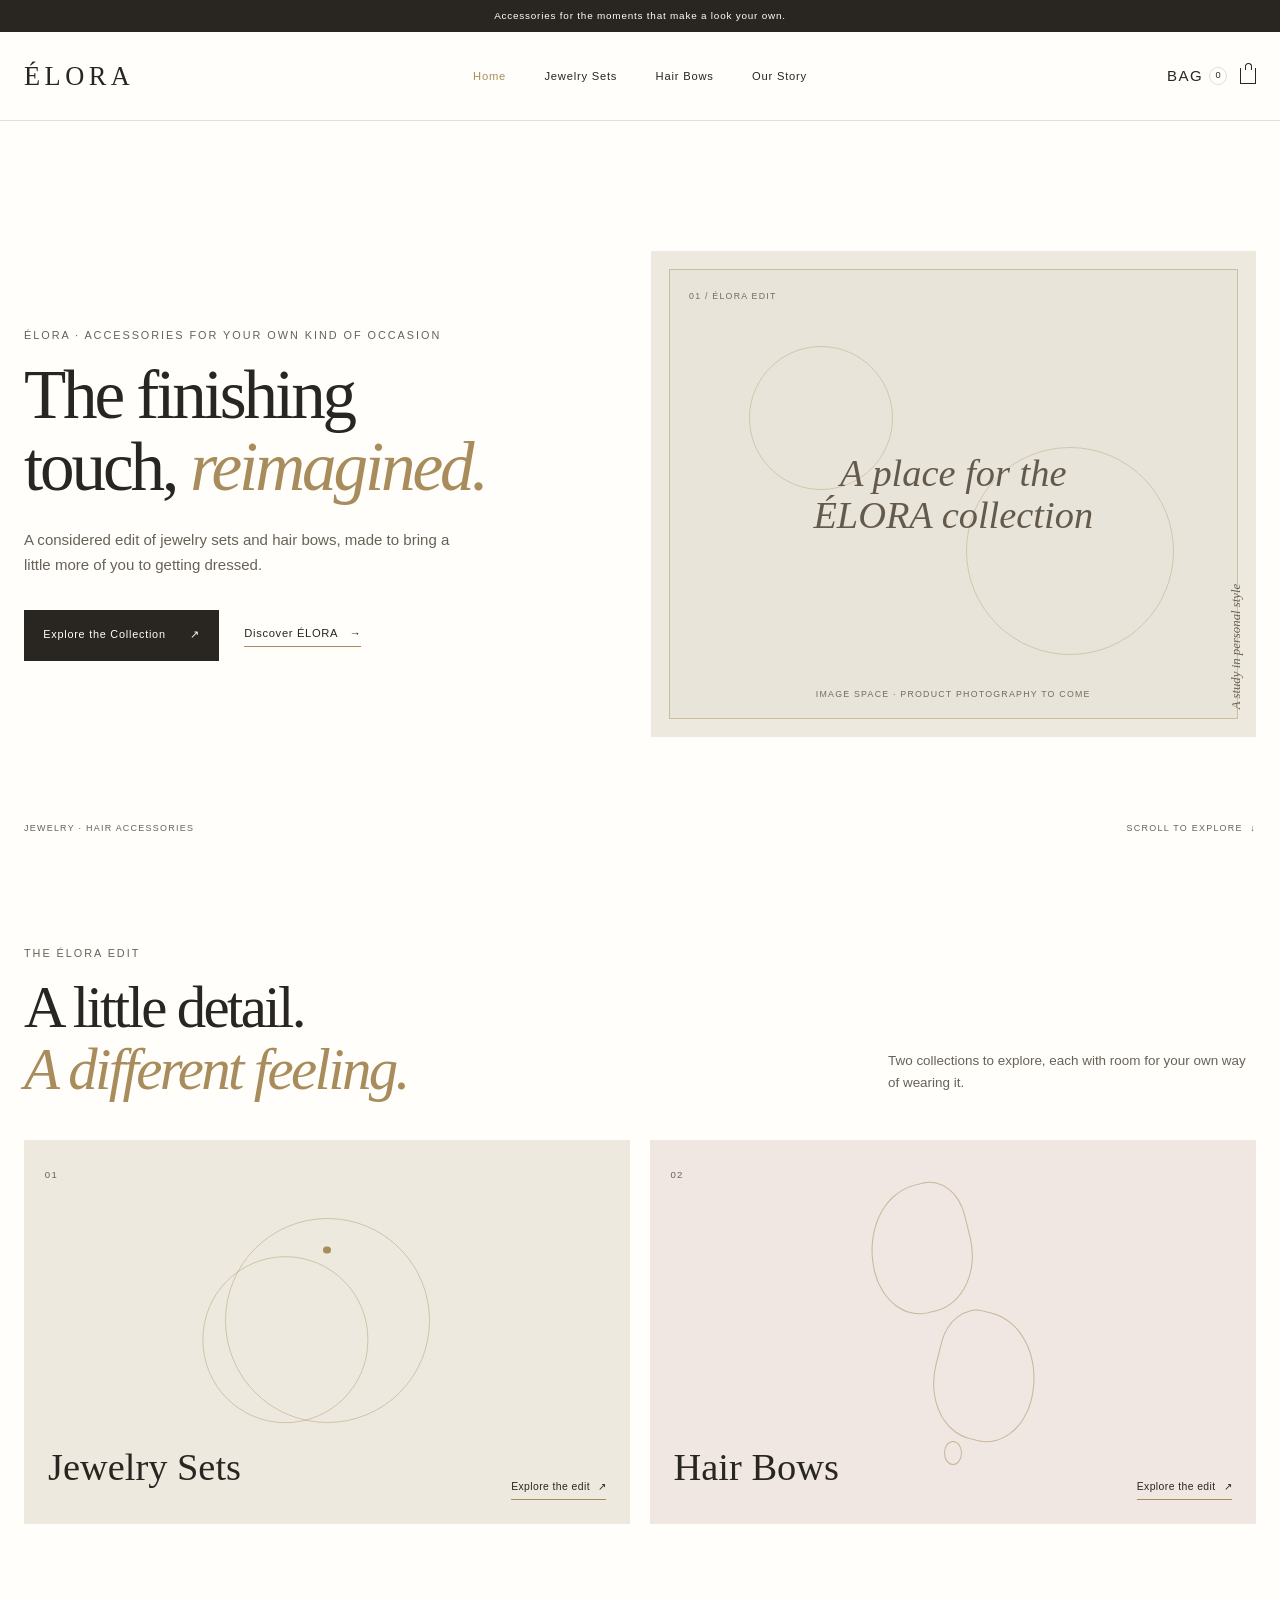
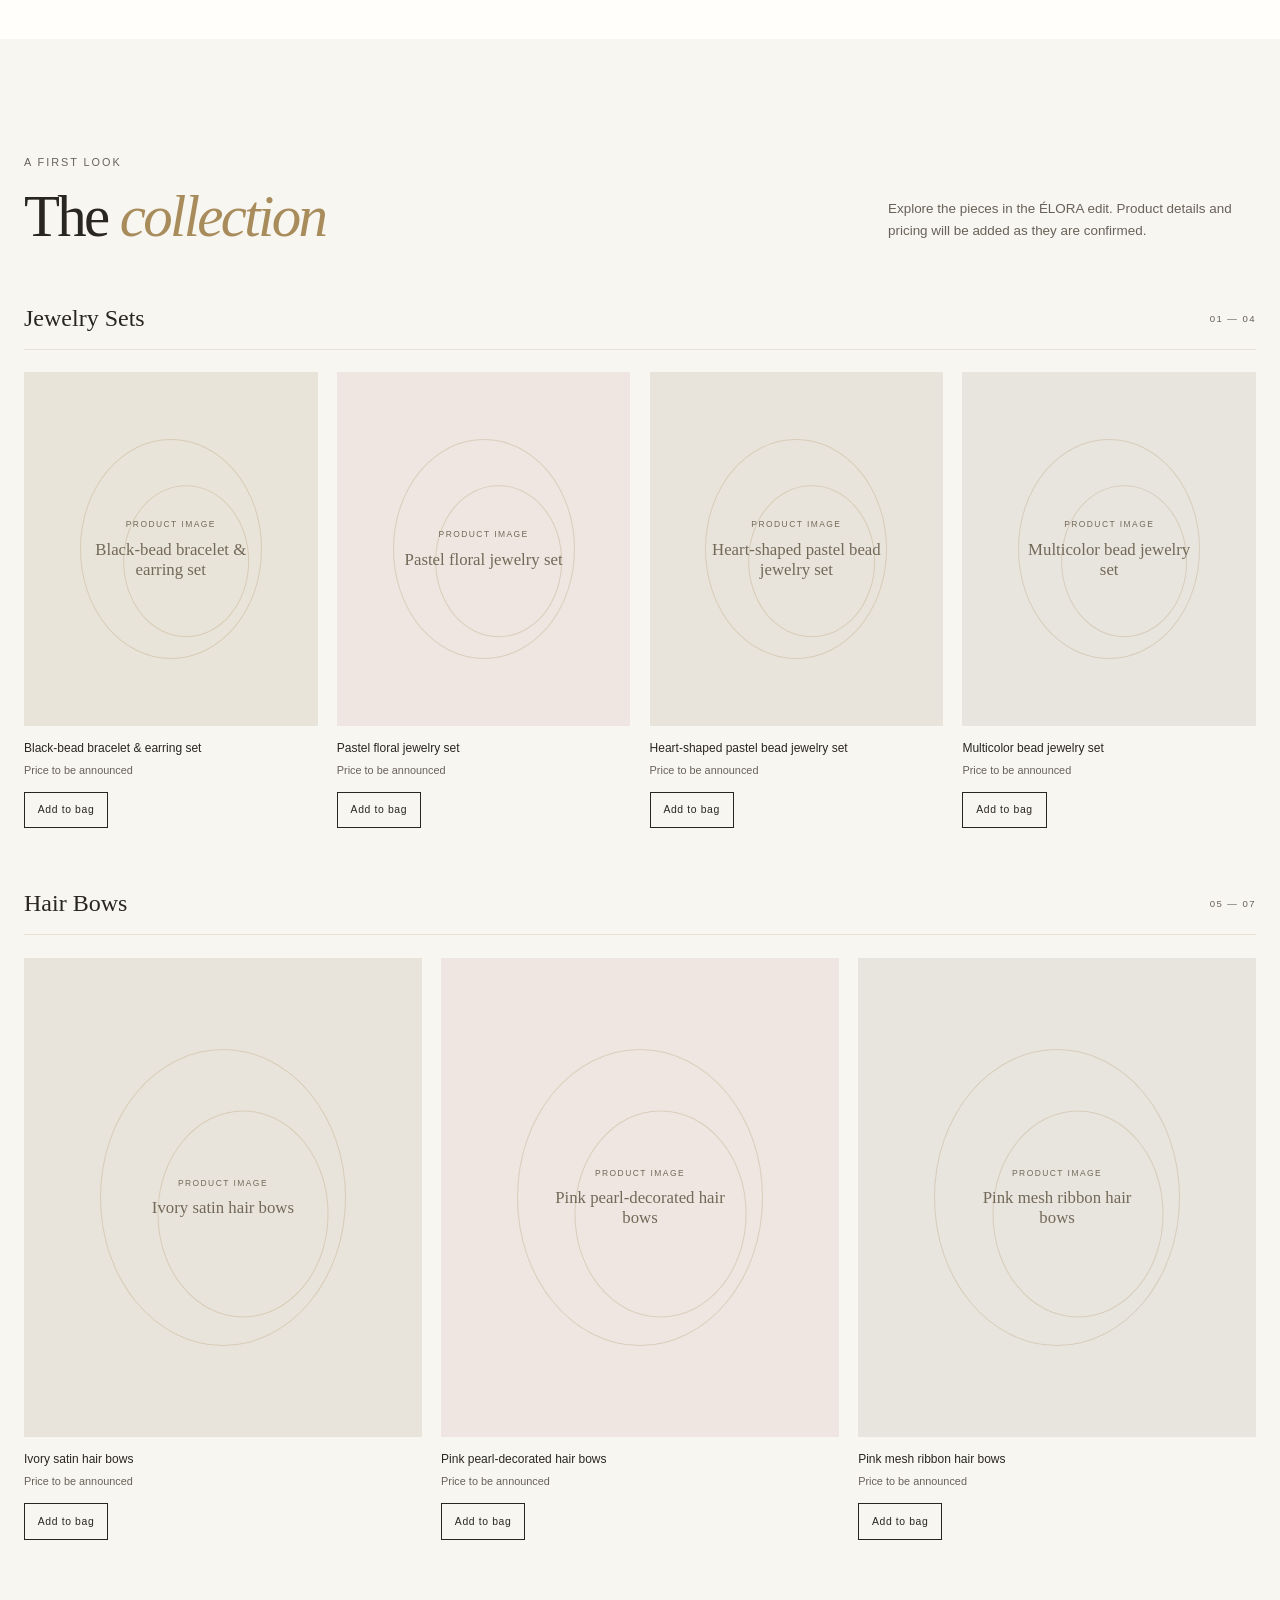
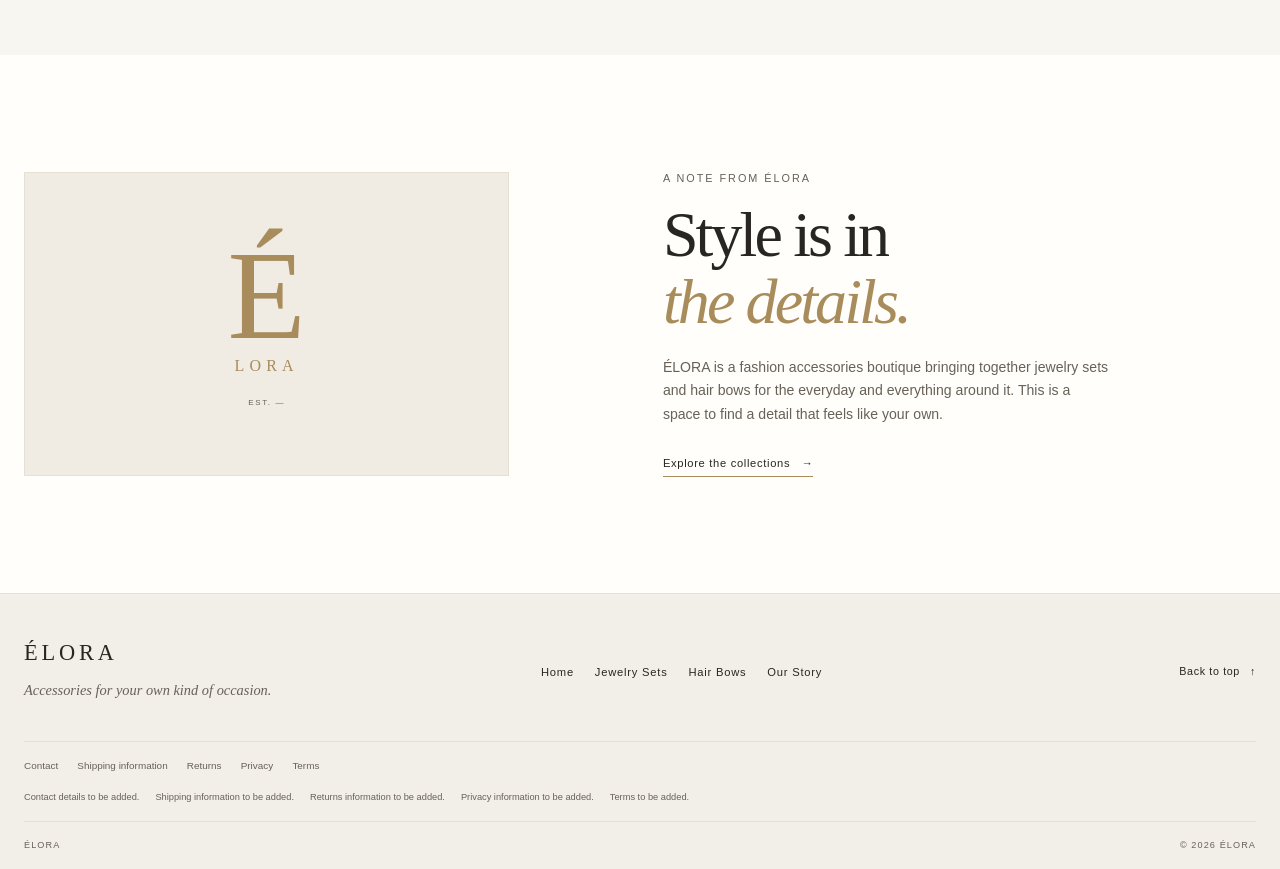
<file: index.html>
﻿<!doctype html>
<html lang="en">
<head>
  <meta charset="utf-8">
  <meta name="viewport" content="width=device-width, initial-scale=1">
  <meta name="description" content="Explore jewelry sets and hair bows from ÉLORA, a fashion accessories boutique.">
  <meta name="theme-color" content="#f8f6f1">
  <title>ÉLORA — Fashion Accessories</title>
  <link rel="stylesheet" href="styles.css">
  <script src="script.js" defer></script>
</head>
<body>
  <a class="skip-link" href="#main-content">Skip to content</a>
  <div class="announcement" aria-label="ÉLORA brand message">
    <p>Accessories for the moments that make a look your own.</p>
  </div>

  <header class="site-header" id="home">
    <div class="header-inner">
      <button class="menu-toggle" type="button" aria-expanded="false" aria-controls="primary-navigation" aria-label="Open navigation menu">
        <span class="menu-toggle__line"></span><span class="menu-toggle__line"></span>
      </button>
      <a class="wordmark" href="#home" aria-label="ÉLORA home">ÉLORA</a>
      <nav class="primary-navigation" id="primary-navigation" aria-label="Main navigation">
        <a href="#home" aria-current="page">Home</a>
        <a href="#jewelry-sets">Jewelry Sets</a>
        <a href="#hair-bows">Hair Bows</a>
        <a href="#story">Our Story</a>
      </nav>
      <button class="bag-link bag-trigger" type="button" aria-label="Open shopping bag, 0 items" aria-controls="bag-drawer">
        <span class="bag-link__label">Bag <span class="bag-count" data-bag-count>0</span></span><span class="bag-link__icon" aria-hidden="true"></span>
      </button>
    </div>
  </header>

  <main id="main-content">
    <section class="hero section-shell" aria-labelledby="hero-title">
      <div class="hero-copy">
        <p class="eyebrow">ÉLORA · Accessories for your own kind of occasion</p>
        <h1 id="hero-title">The finishing<br>touch, <em>reimagined.</em></h1>
        <p class="hero-description">A considered edit of jewelry sets and hair bows, made to bring a little more of you to getting dressed.</p>
        <div class="hero-actions">
          <a class="button button--dark" href="#featured">Explore the Collection <span aria-hidden="true">↗</span></a>
          <a class="text-link" href="#story">Discover ÉLORA <span aria-hidden="true">→</span></a>
        </div>
      </div>
      <div class="hero-art" role="img" aria-label="Editorial image space reserved for ÉLORA product photography">
        <div class="hero-art__frame">
          <span class="hero-art__index">01 / ÉLORA EDIT</span>
          <span class="hero-art__ornament hero-art__ornament--one" aria-hidden="true"></span>
          <span class="hero-art__ornament hero-art__ornament--two" aria-hidden="true"></span>
          <p class="hero-art__note">A place for the<br>ÉLORA collection</p>
          <span class="hero-art__caption">IMAGE SPACE · PRODUCT PHOTOGRAPHY TO COME</span>
        </div>
        <span class="hero-art__side-note" aria-hidden="true">A study in personal style</span>
      </div>
      <div class="hero-foot"><span>JEWELRY · HAIR ACCESSORIES</span><span>SCROLL TO EXPLORE&nbsp; ↓</span></div>
    </section>

    <section class="collections section-shell section-space" aria-labelledby="collections-title">
      <div class="section-heading">
        <div><p class="eyebrow">The ÉLORA edit</p><h2 id="collections-title">A little detail.<br><em>A different feeling.</em></h2></div>
        <p class="section-intro">Two collections to explore, each with room for your own way of wearing it.</p>
      </div>
      <div class="collection-grid">
        <a class="collection-tile collection-tile--jewelry" href="#jewelry-sets">
          <span class="collection-tile__number">01</span>
          <span class="collection-art collection-art--jewelry" aria-hidden="true"><span></span><span></span><span></span></span>
          <span class="collection-tile__copy"><span class="collection-tile__title">Jewelry Sets</span><span class="collection-tile__meta">Explore the edit <span aria-hidden="true">↗</span></span></span>
        </a>
        <a class="collection-tile collection-tile--bows" href="#hair-bows">
          <span class="collection-tile__number">02</span>
          <span class="collection-art collection-art--bows" aria-hidden="true"><span></span><span></span><span></span></span>
          <span class="collection-tile__copy"><span class="collection-tile__title">Hair Bows</span><span class="collection-tile__meta">Explore the edit <span aria-hidden="true">↗</span></span></span>
        </a>
      </div>
    </section>

    <section class="featured section-space" id="featured" aria-labelledby="featured-title">
      <div class="section-shell">
        <div class="section-heading section-heading--featured">
          <div><p class="eyebrow">A first look</p><h2 id="featured-title">The <em>collection</em></h2></div>
          <p class="section-intro">Explore the pieces in the ÉLORA edit. Product details and pricing will be added as they are confirmed.</p>
        </div>
        <div class="product-group" id="jewelry-sets">
          <div class="group-heading"><h3>Jewelry Sets</h3><span>01 — 04</span></div>
          <div class="product-grid product-grid--four" data-product-grid="jewelry">
          </div>
        </div>
        <div class="product-group product-group--bows" id="hair-bows">
          <div class="group-heading"><h3>Hair Bows</h3><span>05 — 07</span></div>
          <div class="product-grid product-grid--three" data-product-grid="hair-bows">
          </div>
        </div>
      </div>
    </section>

    <section class="story section-shell section-space" id="story" aria-labelledby="story-title">
      <div class="story-mark" aria-hidden="true"><span>É</span><span>LORA</span><span>EST. —</span></div>
      <div class="story-copy"><p class="eyebrow">A note from ÉLORA</p><h2 id="story-title">Style is in<br><em>the details.</em></h2><p>ÉLORA is a fashion accessories boutique bringing together jewelry sets and hair bows for the everyday and everything around it. This is a space to find a detail that feels like your own.</p><a class="text-link" href="#collections-title">Explore the collections <span aria-hidden="true">→</span></a></div>
    </section>
  </main>

  <footer class="site-footer">
    <div class="footer-main section-shell">
      <div class="footer-brand"><a class="wordmark wordmark--footer" href="#home">ÉLORA</a><p>Accessories for your own kind of occasion.</p></div>
      <nav class="footer-nav" aria-label="Footer navigation"><a href="#home">Home</a><a href="#jewelry-sets">Jewelry Sets</a><a href="#hair-bows">Hair Bows</a><a href="#story">Our Story</a></nav>
      <a class="footer-back" href="#home">Back to top <span aria-hidden="true">↑</span></a>
    </div>
    <div class="footer-details section-shell" aria-label="Information pages to be added">
      <a href="#footer-contact">Contact</a><a href="#footer-shipping">Shipping information</a><a href="#footer-returns">Returns</a><a href="#footer-privacy">Privacy</a><a href="#footer-terms">Terms</a>
    </div>
    <div class="footer-placeholders section-shell">
      <p id="footer-contact">Contact details to be added.</p><p id="footer-shipping">Shipping information to be added.</p><p id="footer-returns">Returns information to be added.</p><p id="footer-privacy">Privacy information to be added.</p><p id="footer-terms">Terms to be added.</p>
    </div>
    <div class="footer-bottom section-shell"><span>ÉLORA</span><span>© <span id="current-year">2026</span> ÉLORA</span></div>
  </footer>
  <div class="bag-backdrop" data-close-bag hidden></div>
  <aside class="bag-drawer" id="bag-drawer" role="dialog" aria-modal="true" aria-labelledby="bag-title" aria-describedby="bag-description" tabindex="-1" hidden>
    <div class="bag-drawer__header"><div><p class="eyebrow">ÉLORA selection</p><h2 id="bag-title">Your bag</h2></div><button class="bag-close" type="button" data-close-bag aria-label="Close shopping bag">×</button></div>
    <p class="bag-drawer__intro" id="bag-description">Keep the pieces you love together. Pricing will be confirmed before ordering.</p>
    <p class="bag-status" data-bag-status aria-live="polite" role="status"></p>
    <div class="bag-items" data-bag-items></div>
    <div class="bag-drawer__footer"><div class="bag-subtotal"><span>Subtotal</span><strong data-bag-subtotal>Pricing pending</strong></div><p class="bag-pricing-note" data-pricing-note>Prices have not been confirmed. No total is shown.</p><button class="button button--dark bag-order" type="button" data-whatsapp-order disabled>WhatsApp ordering unavailable</button><p class="bag-order-note" data-order-note>Ordering will be available after a business WhatsApp number and confirmed prices are configured.</p></div>
  </aside>
</body>
</html>
</file>
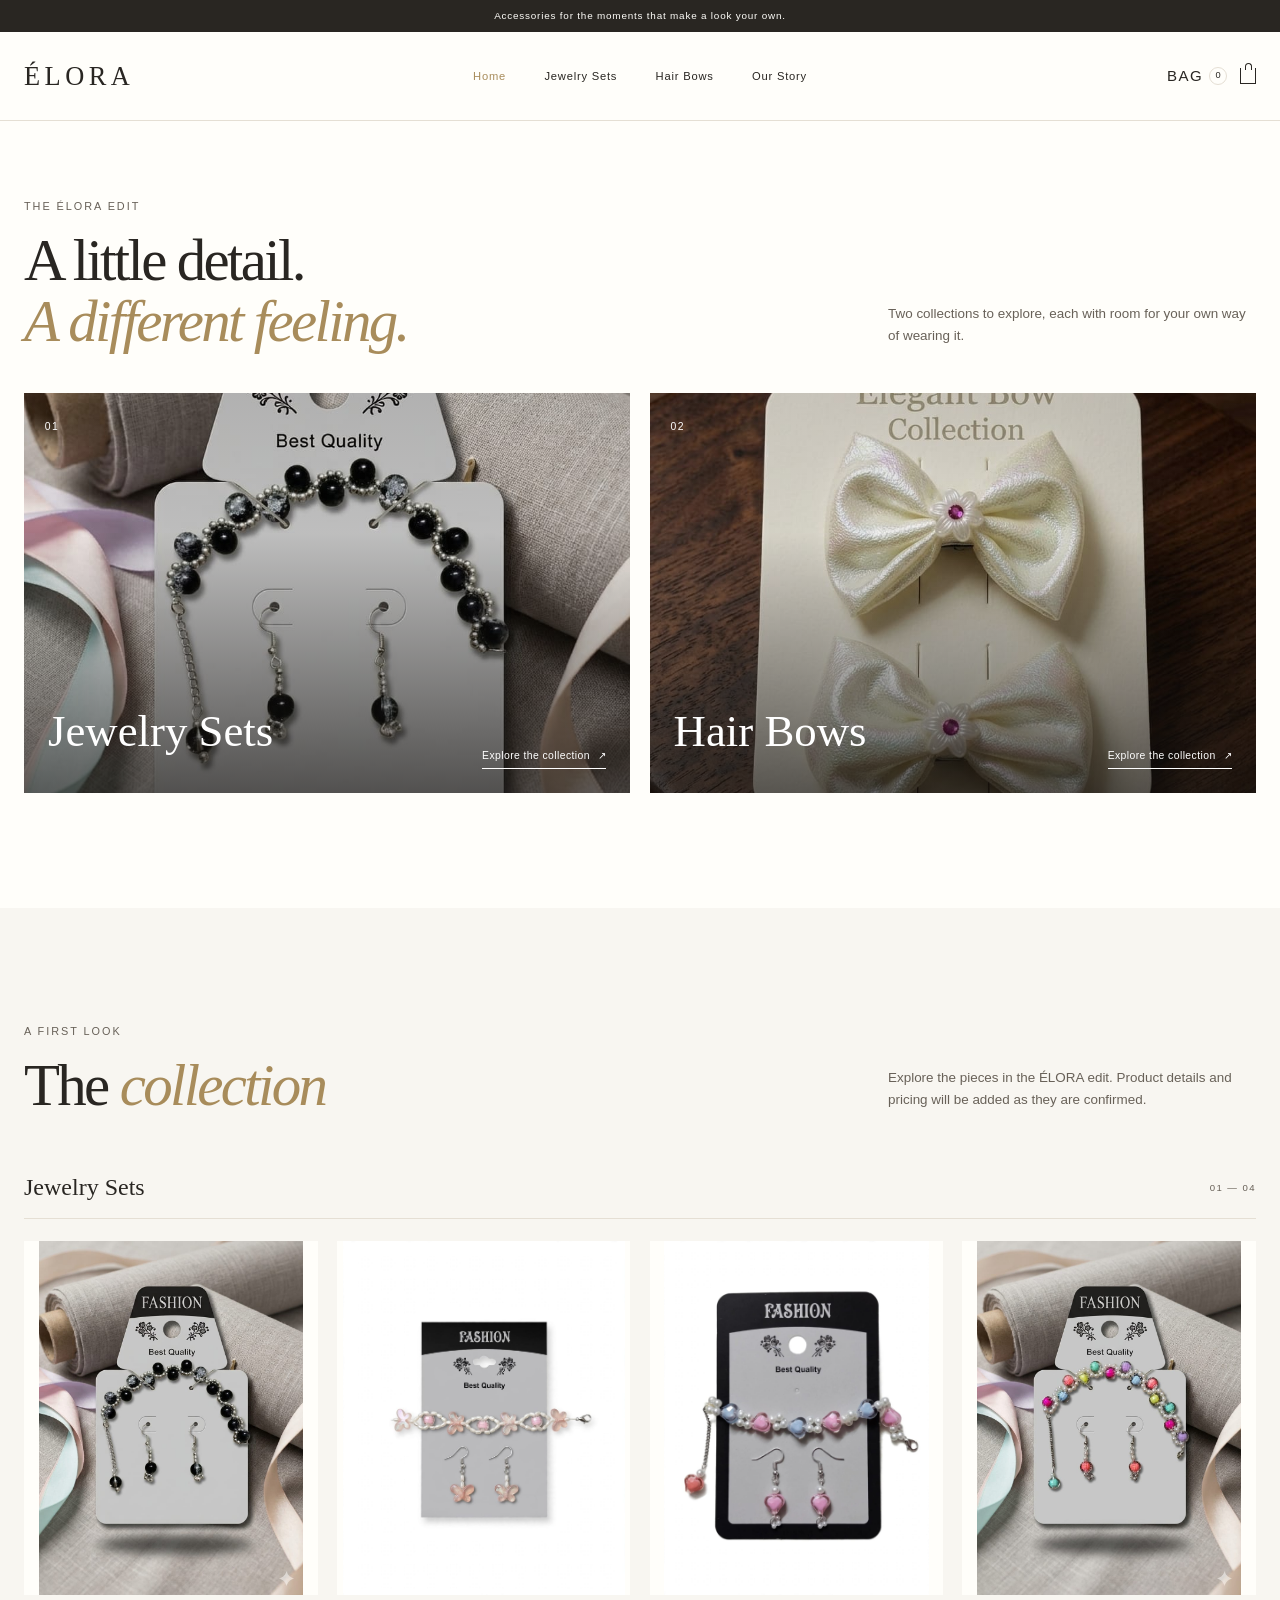
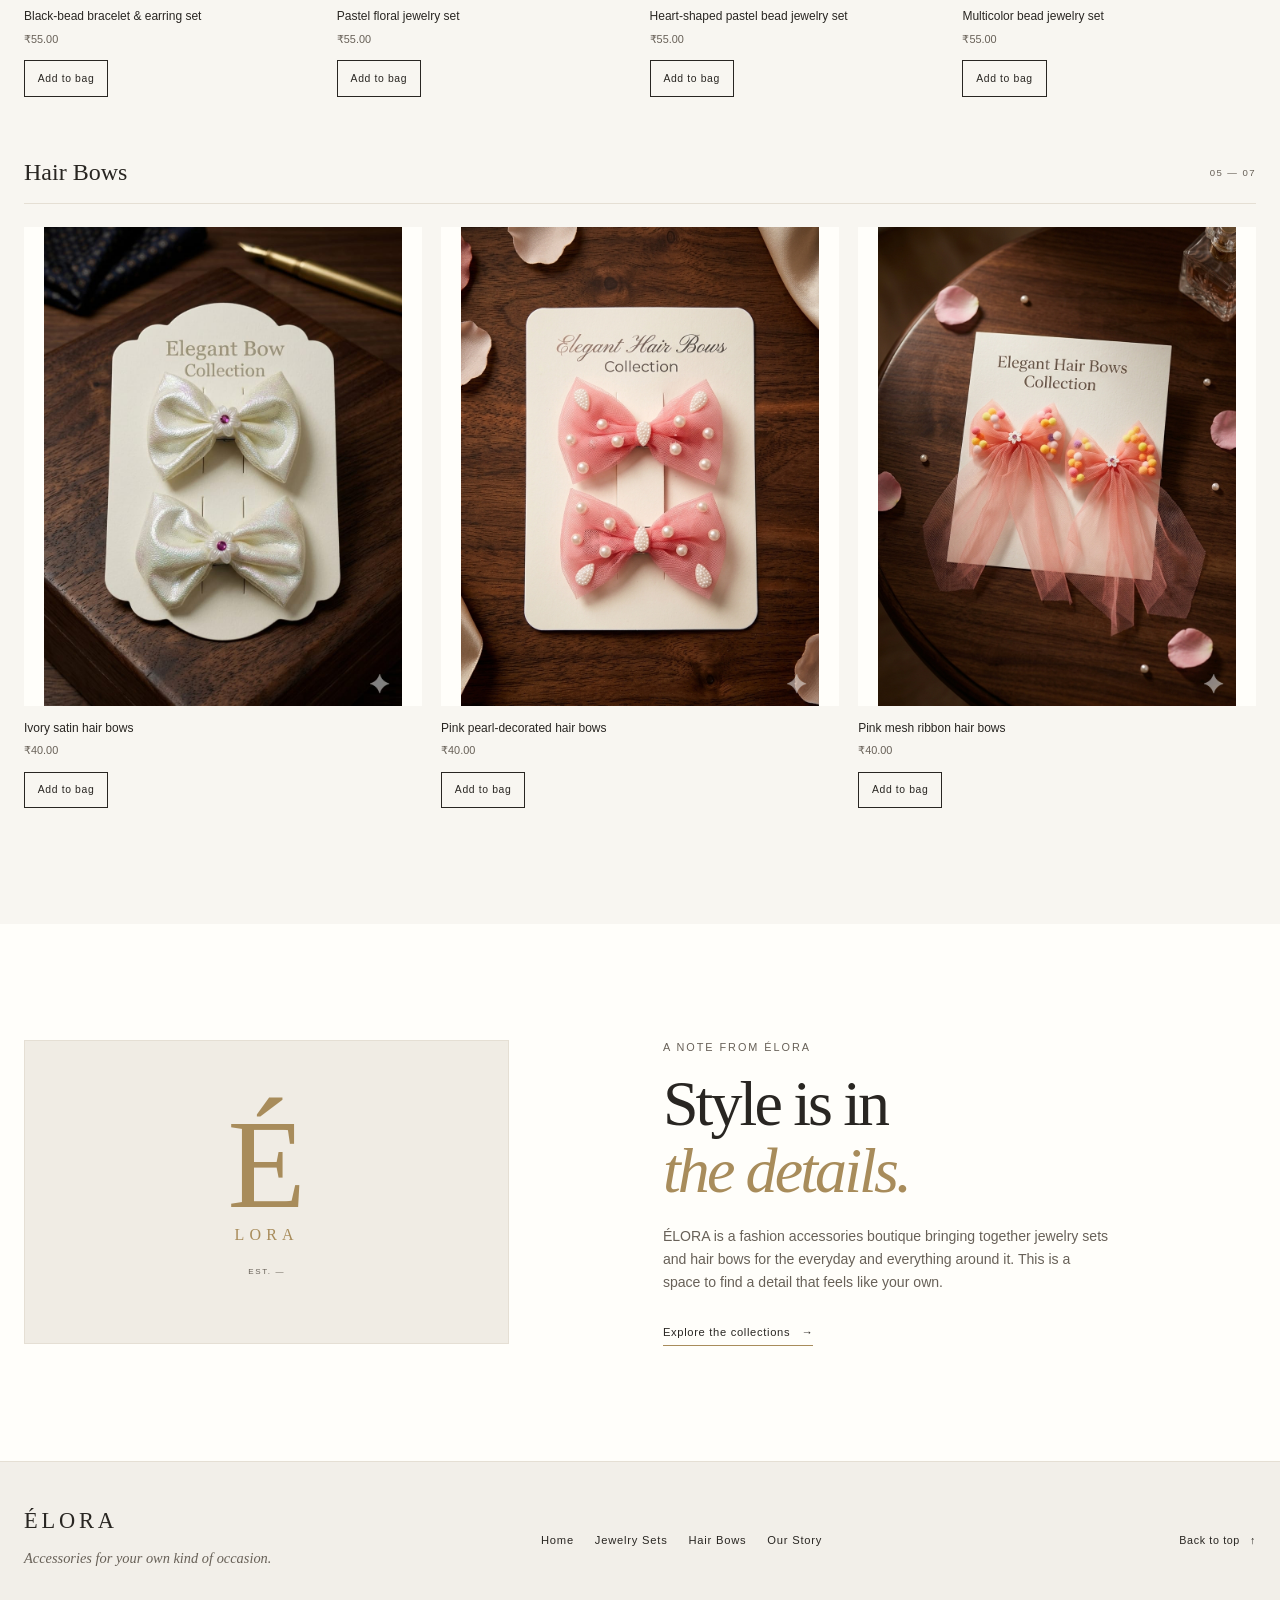
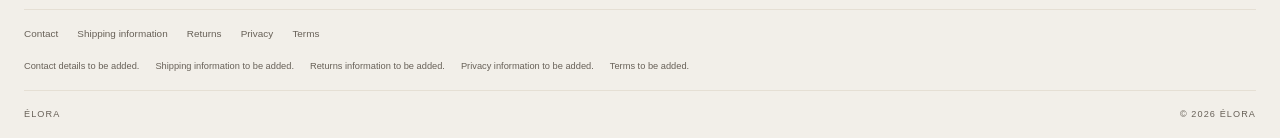
<file: OneDrive/Desktop/e web/index.html>
﻿<!doctype html>
<html lang="en">
<head>
  <meta charset="utf-8">
  <meta name="viewport" content="width=device-width, initial-scale=1">
  <meta name="description" content="Explore jewelry sets and hair bows from ÉLORA, a fashion accessories boutique.">
  <meta name="theme-color" content="#f8f6f1">
  <title>ÉLORA — Fashion Accessories</title>
  <link rel="stylesheet" href="styles.css">
  <script src="script.js" defer></script>
</head>
<body>
  <a class="skip-link" href="#main-content">Skip to content</a>
  <div class="announcement" aria-label="ÉLORA brand message">
    <p>Accessories for the moments that make a look your own.</p>
  </div>

  <header class="site-header" id="home">
    <div class="header-inner">
      <button class="menu-toggle" type="button" aria-expanded="false" aria-controls="primary-navigation" aria-label="Open navigation menu">
        <span class="menu-toggle__line"></span><span class="menu-toggle__line"></span>
      </button>
      <a class="wordmark" href="#home" aria-label="ÉLORA home">ÉLORA</a>
      <nav class="primary-navigation" id="primary-navigation" aria-label="Main navigation">
        <a href="#home" aria-current="page">Home</a>
        <a href="#jewelry-sets">Jewelry Sets</a>
        <a href="#hair-bows">Hair Bows</a>
        <a href="#story">Our Story</a>
      </nav>
      <button class="bag-link bag-trigger" type="button" aria-label="Open shopping bag, 0 items" aria-controls="bag-drawer">
        <span class="bag-link__label">Bag <span class="bag-count" data-bag-count>0</span></span><span class="bag-link__icon" aria-hidden="true"></span>
      </button>
    </div>
  </header>

  <main id="main-content">
    
<section class="collections section-shell section-space" aria-labelledby="collections-title">
  <div class="section-heading">
    <div>
      <p class="eyebrow">The ÉLORA edit</p>
      <h2 id="collections-title">
        A little detail.<br>
        <em>A different feeling.</em>
      </h2>
    </div>
    <p class="section-intro">
      Two collections to explore, each with room for your own way of wearing it.
    </p>
  </div>

  <div class="collection-grid">

    <!-- Jewelry Sets -->
    <a class="collection-tile collection-tile--jewelry" href="#jewelry-sets">
      <img
        class="collection-tile__image"
        src="assets/products/black-bead-set.jpg"
        alt="ÉLORA black-bead jewelry set"
      >
      <span class="collection-tile__overlay"></span>

      <span class="collection-tile__number">01</span>

      <span class="collection-tile__copy">
        <span class="collection-tile__title">Jewelry Sets</span>
        <span class="collection-tile__meta">
          Explore the collection <span aria-hidden="true">↗</span>
        </span>
      </span>
    </a>

    <!-- Hair Bows -->
    <a class="collection-tile collection-tile--bows" href="#hair-bows">
      <img
        class="collection-tile__image"
        src="assets/products/ivory-satin-bows.jpg"
        alt="ÉLORA ivory satin hair bows"
      >
      <span class="collection-tile__overlay"></span>

      <span class="collection-tile__number">02</span>

      <span class="collection-tile__copy">
        <span class="collection-tile__title">Hair Bows</span>
        <span class="collection-tile__meta">
          Explore the collection <span aria-hidden="true">↗</span>
        </span>
      </span>
    </a>

  </div>
</section>

    <section class="featured section-space" id="featured" aria-labelledby="featured-title">
      <div class="section-shell">
        <div class="section-heading section-heading--featured">
          <div><p class="eyebrow">A first look</p><h2 id="featured-title">The <em>collection</em></h2></div>
          <p class="section-intro">Explore the pieces in the ÉLORA edit. Product details and pricing will be added as they are confirmed.</p>
        </div>
        <div class="product-group" id="jewelry-sets">
          <div class="group-heading"><h3>Jewelry Sets</h3><span>01 — 04</span></div>
          <div class="product-grid product-grid--four" data-product-grid="jewelry">
          </div>
        </div>
        <div class="product-group product-group--bows" id="hair-bows">
          <div class="group-heading"><h3>Hair Bows</h3><span>05 — 07</span></div>
          <div class="product-grid product-grid--three" data-product-grid="hair-bows">
          </div>
        </div>
      </div>
    </section>

    <section class="story section-shell section-space" id="story" aria-labelledby="story-title">
      <div class="story-mark" aria-hidden="true"><span>É</span><span>LORA</span><span>EST. —</span></div>
      <div class="story-copy"><p class="eyebrow">A note from ÉLORA</p><h2 id="story-title">Style is in<br><em>the details.</em></h2><p>ÉLORA is a fashion accessories boutique bringing together jewelry sets and hair bows for the everyday and everything around it. This is a space to find a detail that feels like your own.</p><a class="text-link" href="#collections-title">Explore the collections <span aria-hidden="true">→</span></a></div>
    </section>
  </main>

  <footer class="site-footer">
    <div class="footer-main section-shell">
      <div class="footer-brand"><a class="wordmark wordmark--footer" href="#home">ÉLORA</a><p>Accessories for your own kind of occasion.</p></div>
      <nav class="footer-nav" aria-label="Footer navigation"><a href="#home">Home</a><a href="#jewelry-sets">Jewelry Sets</a><a href="#hair-bows">Hair Bows</a><a href="#story">Our Story</a></nav>
      <a class="footer-back" href="#home">Back to top <span aria-hidden="true">↑</span></a>
    </div>
    <div class="footer-details section-shell" aria-label="Information pages to be added">
      <a href="#footer-contact">Contact</a><a href="#footer-shipping">Shipping information</a><a href="#footer-returns">Returns</a><a href="#footer-privacy">Privacy</a><a href="#footer-terms">Terms</a>
    </div>
    <div class="footer-placeholders section-shell">
      <p id="footer-contact">Contact details to be added.</p><p id="footer-shipping">Shipping information to be added.</p><p id="footer-returns">Returns information to be added.</p><p id="footer-privacy">Privacy information to be added.</p><p id="footer-terms">Terms to be added.</p>
    </div>
    <div class="footer-bottom section-shell"><span>ÉLORA</span><span>© <span id="current-year">2026</span> ÉLORA</span></div>
  </footer>
  <div class="bag-backdrop" data-close-bag hidden></div>
  <aside class="bag-drawer" id="bag-drawer" role="dialog" aria-modal="true" aria-labelledby="bag-title" aria-describedby="bag-description" tabindex="-1" hidden>
    <div class="bag-drawer__header"><div><p class="eyebrow">ÉLORA selection</p><h2 id="bag-title">Your bag</h2></div><button class="bag-close" type="button" data-close-bag aria-label="Close shopping bag">×</button></div>
    <p class="bag-drawer__intro" id="bag-description">Keep the pieces you love together. Pricing will be confirmed before ordering.</p>
    <p class="bag-status" data-bag-status aria-live="polite" role="status"></p>
    <div class="bag-items" data-bag-items></div>
    <div class="bag-drawer__footer"><div class="bag-subtotal"><span>Subtotal</span><strong data-bag-subtotal>Pricing pending</strong></div><p class="bag-pricing-note" data-pricing-note>Prices have not been confirmed. No total is shown.</p><button class="button button--dark bag-order" type="button" data-whatsapp-order disabled>WhatsApp ordering unavailable</button><p class="bag-order-note" data-order-note>Ordering will be available after a business WhatsApp number and confirmed prices are configured.</p></div>
  </aside>
</body>
</html>
</file>
<file: styles.css>
﻿:root {
  color-scheme: light;
  --color-ivory: #f8f6f1;
  --color-white: #fffefa;
  --color-ink: #292622;
  --color-muted: #686158;
  --color-champagne: #a88c5b;
  --color-border: #e5dfd4;
  --color-blush: #efe3dc;
  --color-sand: #e9e2d6;
  --font-display: Georgia, "Times New Roman", serif;
  --font-body: "Helvetica Neue", Arial, sans-serif;
  --space-1: 0.5rem;
  --space-2: 1rem;
  --space-3: 1.5rem;
  --space-4: 2rem;
  --space-5: 3rem;
  --space-6: 4.5rem;
  --content-width: 82rem;
  --border-thin: 1px solid var(--color-border);
}

*, *::before, *::after { box-sizing: border-box; }
html { scroll-behavior: smooth; scroll-padding-top: 6rem; }
body { min-width: 20rem; margin: 0; background: var(--color-white); color: var(--color-ink); font-family: var(--font-body); font-size: 0.94rem; line-height: 1.65; }
a { color: inherit; text-decoration: none; }
a:hover { color: var(--color-champagne); }
button, a { -webkit-tap-highlight-color: transparent; }
:focus-visible { outline: 2px solid var(--color-champagne); outline-offset: 4px; }
.section-shell { width: min(calc(100% - 3rem), var(--content-width)); margin-inline: auto; }
.section-space { padding-block: clamp(4.5rem, 9vw, 8.5rem); }
.eyebrow { margin: 0 0 1rem; color: var(--color-muted); font-size: 0.68rem; font-weight: 500; letter-spacing: 0.18em; line-height: 1.5; text-transform: uppercase; }
em { color: var(--color-champagne); font-weight: 400; }
.skip-link { position: absolute; z-index: 20; top: 0.75rem; left: 0.75rem; padding: 0.7rem 1rem; transform: translateY(-160%); background: var(--color-ink); color: white; }
.skip-link:focus { transform: translateY(0); }
.announcement { display: flex; min-height: 2rem; align-items: center; justify-content: center; padding: 0.25rem 1rem; background: var(--color-ink); color: var(--color-white); text-align: center; }
.announcement p { margin: 0; font-size: 0.62rem; letter-spacing: 0.08em; }
.site-header { position: relative; z-index: 5; border-bottom: var(--border-thin); background: var(--color-white); }
.header-inner { display: grid; width: min(calc(100% - 3rem), var(--content-width)); min-height: 5.5rem; grid-template-columns: 1fr auto 1fr; align-items: center; margin-inline: auto; }
.wordmark { justify-self: start; font-family: var(--font-display); font-size: 1.65rem; letter-spacing: 0.17em; line-height: 1; }
.primary-navigation { display: flex; align-items: center; gap: clamp(1.25rem, 3vw, 2.8rem); }
.primary-navigation a, .footer-nav a { font-size: 0.7rem; letter-spacing: 0.07em; }
.primary-navigation a[aria-current="page"] { color: var(--color-champagne); }
.bag-link { display: flex; justify-self: end; align-items: center; gap: 0.8rem; font-size: 0.68rem; letter-spacing: 0.1em; text-transform: uppercase; }
.bag-link__icon { position: relative; display: block; width: 1rem; height: 1rem; border: 1px solid currentColor; border-top: 0; }
.bag-link__icon::before { position: absolute; top: -0.32rem; left: 0.22rem; width: 0.45rem; height: 0.45rem; border: 1px solid currentColor; border-bottom: 0; border-radius: 0.5rem 0.5rem 0 0; content: ""; }
.menu-toggle { display: none; }
.hero { position: relative; display: grid; min-height: min(46rem, calc(100svh - 7.5rem)); grid-template-columns: 0.94fr 1.06fr; align-items: center; gap: clamp(2rem, 7vw, 7rem); padding-block: clamp(3rem, 7vw, 6.5rem) 5rem; }
.hero-copy { position: relative; z-index: 1; padding-block: 2rem; }
.hero h1, .section-heading h2, .story h2 { margin: 0; font-family: var(--font-display); font-size: clamp(3rem, 5.4vw, 5.5rem); font-weight: 400; letter-spacing: -0.045em; line-height: 1.04; }
.hero-description { max-width: 27rem; margin: 1.6rem 0 0; color: var(--color-muted); font-size: 0.94rem; }
.hero-actions { display: flex; flex-wrap: wrap; align-items: center; gap: 1.6rem; margin-top: 2rem; }
.button { display: inline-flex; min-height: 3.2rem; align-items: center; justify-content: center; gap: 1.5rem; padding: 0.8rem 1.2rem; font-size: 0.68rem; letter-spacing: 0.07em; transition: background-color 180ms ease, color 180ms ease; }
.button--dark { background: var(--color-ink); color: var(--color-white); }
.button--dark:hover { background: var(--color-champagne); color: var(--color-white); }
.text-link { display: inline-flex; align-items: center; gap: 0.7rem; border-bottom: 1px solid var(--color-champagne); padding-bottom: 0.25rem; font-size: 0.7rem; letter-spacing: 0.06em; }
.hero-art { position: relative; min-height: 30rem; height: min(38vw, 34rem); padding: 1.15rem; background: #eee9df; }
.hero-art__frame { position: relative; display: flex; width: 100%; height: 100%; flex-direction: column; align-items: center; justify-content: center; overflow: hidden; border: 1px solid rgb(168 140 91 / 45%); background: #e9e4d9; }
.hero-art__index, .hero-art__caption { position: absolute; z-index: 1; color: #746b5b; font-size: 0.55rem; letter-spacing: 0.14em; }
.hero-art__index { top: 1.2rem; left: 1.2rem; }
.hero-art__caption { right: 1rem; bottom: 1rem; left: 1rem; text-align: center; }
.hero-art__note { z-index: 1; margin: 0; color: #645a4c; font-family: var(--font-display); font-size: clamp(1.7rem, 3vw, 2.8rem); font-style: italic; line-height: 1.1; text-align: center; }
.hero-art__ornament { position: absolute; display: block; width: 9rem; height: 9rem; border: 1px solid rgb(168 140 91 / 35%); border-radius: 50%; }
.hero-art__ornament--one { top: 17%; left: 14%; }
.hero-art__ornament--two { right: 11%; bottom: 14%; width: 13rem; height: 13rem; }
.hero-art__side-note { position: absolute; right: -2.7rem; bottom: 5rem; color: var(--color-muted); font-family: var(--font-display); font-size: 0.8rem; font-style: italic; transform: rotate(-90deg); transform-origin: center; }
.hero-foot { position: absolute; right: 0; bottom: 1.3rem; left: 0; display: flex; justify-content: space-between; color: var(--color-muted); font-size: 0.56rem; letter-spacing: 0.14em; }
.section-heading { display: flex; align-items: end; justify-content: space-between; gap: 2rem; margin-bottom: 2.5rem; }
.section-heading h2 { font-size: clamp(2.7rem, 4.6vw, 4.5rem); }
.section-intro { max-width: 23rem; margin: 0 0 0.35rem; color: var(--color-muted); font-size: 0.84rem; }
.collections { padding-top: 5.5rem; }
.collection-grid { display: grid; grid-template-columns: 1fr 1fr; gap: 1.2rem; }
.collection-tile { position: relative; display: block; min-height: 24rem; overflow: hidden; padding: 1.3rem; }
.collection-tile--jewelry { background: #eee9df; }
.collection-tile--bows { background: #f0e7e2; }
.collection-tile__number { position: relative; z-index: 2; color: var(--color-muted); font-size: 0.6rem; letter-spacing: 0.14em; }
.collection-tile__copy { position: absolute; z-index: 2; right: 1.5rem; bottom: 1.5rem; left: 1.5rem; display: flex; align-items: end; justify-content: space-between; }
.collection-tile__title { font-family: var(--font-display); font-size: clamp(1.7rem, 3vw, 2.5rem); }
.collection-tile__meta { display: inline-flex; gap: 0.5rem; align-items: center; border-bottom: 1px solid var(--color-champagne); padding-bottom: 0.2rem; font-size: 0.65rem; letter-spacing: 0.04em; }
.collection-art { position: absolute; inset: 2.8rem 10% 4.2rem; display: grid; place-items: center; }
.collection-art--jewelry span { position: absolute; width: clamp(8rem, 16vw, 13rem); height: clamp(8rem, 16vw, 13rem); border: 1px solid rgb(168 140 91 / 42%); border-radius: 50%; }
.collection-art--jewelry span:nth-child(2) { width: clamp(6.5rem, 13vw, 10.5rem); height: clamp(6.5rem, 13vw, 10.5rem); transform: translate(-2.6rem, 1.2rem); }
.collection-art--jewelry span:nth-child(3) { width: 0.48rem; height: 0.48rem; border: 0; border-radius: 50%; background: var(--color-champagne); transform: translateY(-4.4rem); }
.collection-art--bows span:first-child { width: clamp(4rem, 8vw, 6.5rem); height: clamp(5rem, 10vw, 8rem); border: 1px solid rgb(168 140 91 / 55%); border-radius: 65% 35% 55% 45%; transform: translateX(-2rem) rotate(-14deg); }
.collection-art--bows span:nth-child(2) { width: clamp(4rem, 8vw, 6.5rem); height: clamp(5rem, 10vw, 8rem); border: 1px solid rgb(168 140 91 / 55%); border-radius: 35% 65% 45% 55%; transform: translateX(2rem) rotate(14deg); }
.collection-art--bows span:nth-child(3) { width: 1.1rem; height: 1.5rem; border: 1px solid rgb(168 140 91 / 55%); border-radius: 50%; }
.featured { background: var(--color-ivory); }
.section-heading--featured { margin-bottom: 3.2rem; }
.group-heading { display: flex; align-items: center; justify-content: space-between; border-bottom: var(--border-thin); margin-bottom: 1.4rem; padding-bottom: 0.65rem; }
.group-heading h3 { margin: 0; font-family: var(--font-display); font-size: 1.5rem; font-weight: 400; }
.group-heading > span { color: var(--color-muted); font-size: 0.6rem; letter-spacing: 0.15em; }
.product-grid { display: grid; gap: 1.2rem; }
.product-grid--four { grid-template-columns: repeat(4, minmax(0, 1fr)); }
.product-grid--three { grid-template-columns: repeat(3, minmax(0, 1fr)); }
.product-group--bows { margin-top: 3.5rem; }
.product-card { min-width: 0; }
.product-placeholder { position: relative; display: flex; aspect-ratio: 0.83; flex-direction: column; align-items: center; justify-content: center; overflow: hidden; padding: 1rem; background: #e9e4d9; color: #726958; text-align: center; }
.product-placeholder::before, .product-placeholder::after { position: absolute; width: 62%; height: 62%; border: 1px solid rgb(168 140 91 / 28%); border-radius: 50%; content: ""; }
.product-placeholder::after { width: 43%; height: 43%; transform: translate(12%, 8%); }
.product-placeholder--floral, .product-placeholder--pearl { background: #efe6e1; }
.product-placeholder--heart, .product-placeholder--satin { background: #e9e4db; }
.product-placeholder--multi, .product-placeholder--mesh { background: #e8e5df; }
.product-placeholder > span, .product-placeholder > small { position: relative; z-index: 1; }
.product-placeholder > span { font-size: 0.53rem; letter-spacing: 0.17em; }
.product-placeholder > small { max-width: 11rem; margin-top: 0.45rem; font-family: var(--font-display); font-size: 1.05rem; line-height: 1.2; }
.product-info { padding-top: 0.85rem; }
.product-info h4 { margin: 0; font-size: 0.75rem; font-weight: 500; line-height: 1.45; }
.product-info p { margin: 0.3rem 0 0; color: var(--color-muted); font-size: 0.68rem; }
.story { display: grid; grid-template-columns: 0.9fr 1.1fr; align-items: center; gap: clamp(3rem, 12vw, 12rem); }
.story-mark { display: grid; min-height: 19rem; place-content: center; justify-items: center; border: var(--border-thin); background: #f0ece4; color: var(--color-champagne); }
.story-mark span:first-child { font-family: var(--font-display); font-size: 8rem; line-height: 0.9; }
.story-mark span:nth-child(2) { font-family: var(--font-display); font-size: 1rem; letter-spacing: 0.32em; }
.story-mark span:last-child { margin-top: 1rem; color: var(--color-muted); font-size: 0.5rem; letter-spacing: 0.2em; }
.story h2 { font-size: clamp(2.8rem, 5vw, 4.6rem); }
.story-copy > p:not(.eyebrow) { max-width: 28rem; margin: 1.3rem 0 1.5rem; color: var(--color-muted); font-size: 0.88rem; }
.site-footer { border-top: var(--border-thin); background: #f2efe9; }
.footer-main { display: grid; grid-template-columns: 1.2fr 1.5fr auto; align-items: center; gap: 2rem; padding-block: 3rem 2.4rem; }
.wordmark--footer { font-size: 1.4rem; }
.footer-brand p { margin: 0.7rem 0 0; color: var(--color-muted); font-family: var(--font-display); font-size: 0.9rem; font-style: italic; }
.footer-nav { display: flex; flex-wrap: wrap; gap: 1.3rem; }
.footer-back { justify-self: end; font-size: 0.67rem; letter-spacing: 0.06em; }
.footer-back span { padding-left: 0.4rem; }
.footer-details { display: flex; flex-wrap: wrap; gap: 1.2rem; border-top: var(--border-thin); padding-block: 1rem; }
.footer-details a { color: var(--color-muted); font-size: 0.62rem; }
.footer-placeholders { display: flex; flex-wrap: wrap; gap: 0.4rem 1rem; padding-bottom: 1rem; }
.footer-placeholders p { margin: 0; color: var(--color-muted); font-size: 0.58rem; }
.footer-bottom { display: flex; justify-content: space-between; border-top: var(--border-thin); padding-block: 1rem; color: var(--color-muted); font-size: 0.57rem; letter-spacing: 0.12em; }

@media (min-width: 90rem) {
  .hero { min-height: 48rem; }
  .hero-art { height: 36rem; }
}
@media (max-width: 62rem) {
  .header-inner { grid-template-columns: 1fr auto 1fr; }
  .primary-navigation { gap: 1.1rem; }
  .primary-navigation a { font-size: 0.64rem; }
  .hero { min-height: 38rem; gap: 2rem; }
  .hero-art { min-height: 27rem; }
  .product-grid--four { grid-template-columns: repeat(2, minmax(0, 1fr)); row-gap: 2rem; }
}
@media (max-width: 46rem) {
  html { scroll-padding-top: 1.5rem; }
  .section-shell { width: min(calc(100% - 2rem), var(--content-width)); }
  .section-space { padding-block: 4.5rem; }
  .announcement p { font-size: 0.57rem; }
  .header-inner { width: calc(100% - 2rem); min-height: 4.5rem; grid-template-columns: 2.5rem 1fr 2.5rem; }
  .menu-toggle { display: flex; width: 2.5rem; height: 2.5rem; flex-direction: column; align-items: flex-start; justify-content: center; gap: 0.35rem; border: 0; padding: 0.5rem; background: transparent; color: var(--color-ink); cursor: pointer; }
  .menu-toggle__line { display: block; width: 1.25rem; height: 1px; background: currentColor; transition: transform 180ms ease; }
  .menu-toggle[aria-expanded="true"] .menu-toggle__line:first-child { transform: translateY(3px) rotate(45deg); }
  .menu-toggle[aria-expanded="true"] .menu-toggle__line:last-child { transform: translateY(-3px) rotate(-45deg); }
  .wordmark { justify-self: center; font-size: 1.45rem; }
  .primary-navigation { position: absolute; top: 100%; right: 0; left: 0; display: none; flex-direction: column; align-items: stretch; gap: 0; border-bottom: var(--border-thin); padding: 0.5rem 1rem 1rem; background: var(--color-white); box-shadow: 0 0.8rem 1.4rem rgb(41 38 34 / 7%); }
  .primary-navigation.is-open { display: flex; }
  .primary-navigation a { padding: 0.8rem 0; border-bottom: var(--border-thin); font-size: 0.76rem; }
  .primary-navigation a:last-child { border-bottom: 0; }
  .bag-link { width: 2.5rem; height: 2.5rem; justify-content: flex-end; }
  .bag-link__label { position: absolute; width: 1px; height: 1px; overflow: hidden; clip: rect(0, 0, 0, 0); white-space: nowrap; }
  .hero { min-height: auto; grid-template-columns: 1fr; gap: 2rem; padding-block: 3.5rem 4rem; }
  .hero-copy { padding: 0; }
  .hero h1 { font-size: clamp(3rem, 13vw, 4.6rem); }
  .hero-description { margin-top: 1.2rem; }
  .hero-art { min-height: 20rem; height: 72vw; max-height: 27rem; margin-right: 0.7rem; }
  .hero-art__side-note { right: -2.25rem; }
  .hero-foot { bottom: 1rem; font-size: 0.49rem; }
  .section-heading { display: block; }
  .section-heading h2 { font-size: clamp(2.8rem, 12vw, 4rem); }
  .section-intro { margin-top: 1rem; }
  .collection-grid { grid-template-columns: 1fr; gap: 0.8rem; }
  .collection-tile { min-height: 21rem; }
  .collection-art--jewelry span { width: 9rem; height: 9rem; }
  .collection-art--jewelry span:nth-child(2) { width: 7rem; height: 7rem; }
  .collection-art--bows span:first-child, .collection-art--bows span:nth-child(2) { width: 4.3rem; height: 5.5rem; }
  .product-grid--four, .product-grid--three { grid-template-columns: repeat(2, minmax(0, 1fr)); gap: 1.8rem 0.75rem; }
  .product-placeholder { aspect-ratio: 0.78; padding: 0.6rem; }
  .product-placeholder > small { font-size: 0.9rem; }
  .product-info h4 { font-size: 0.7rem; }
  .product-info p { font-size: 0.64rem; }
  .story { grid-template-columns: 1fr; gap: 2.5rem; }
  .story-mark { min-height: 15rem; }
  .story-mark span:first-child { font-size: 6rem; }
  .footer-main { grid-template-columns: 1fr auto; gap: 1.6rem 1rem; padding-block: 2.3rem 1.8rem; }
  .footer-brand { grid-column: 1 / -1; }
  .footer-nav { gap: 0.7rem 1rem; }
  .footer-back { align-self: start; }
  .footer-details { gap: 0.8rem 1rem; }
  .footer-placeholders { display: grid; grid-template-columns: 1fr 1fr; }
}
@media (max-width: 22rem) {
  .hero-actions { align-items: flex-start; flex-direction: column; gap: 1rem; }
  .hero-foot { letter-spacing: 0.08em; }
  .collection-tile__copy { right: 1rem; left: 1rem; }
  .collection-tile__title { font-size: 1.55rem; }
  .product-grid--four, .product-grid--three { grid-template-columns: 1fr; }
  .footer-placeholders { grid-template-columns: 1fr; }
}
@media (prefers-reduced-motion: reduce) {
  *, *::before, *::after { scroll-behavior: auto !important; transition-duration: 0.01ms !important; animation-duration: 0.01ms !important; animation-iteration-count: 1 !important; }
}

/* Shopping bag */
.bag-trigger { border: 0; padding: 0; background: transparent; color: var(--color-ink); font: inherit; cursor: pointer; }
.bag-link__label { display: inline-flex; align-items: center; gap: 0.35rem; }
.bag-count { display: inline-grid; min-width: 1.15rem; height: 1.15rem; place-items: center; border: 1px solid var(--color-border); border-radius: 50%; font-size: 0.58rem; letter-spacing: 0; }
.add-to-bag { margin-top: 0.75rem; border: 1px solid var(--color-ink); padding: 0.55rem 0.8rem; background: transparent; color: var(--color-ink); font: inherit; font-size: 0.65rem; letter-spacing: 0.06em; cursor: pointer; transition: background-color 160ms ease, color 160ms ease; }
.add-to-bag:hover { background: var(--color-ink); color: var(--color-white); }
.bag-backdrop { position: fixed; z-index: 30; inset: 0; background: rgb(24 22 20 / 42%); }
.bag-backdrop[hidden], .bag-drawer[hidden] { display: none !important; }
.bag-drawer { position: fixed; z-index: 31; top: 0; right: 0; display: flex; width: min(30rem, 100vw); height: 100vh; height: 100dvh; flex-direction: column; overflow-y: auto; padding: clamp(1.25rem, 5vw, 2rem); background: var(--color-white); box-shadow: -1rem 0 3rem rgb(41 38 34 / 12%); }
.bag-drawer__header { display: flex; align-items: start; justify-content: space-between; border-bottom: var(--border-thin); padding-bottom: 1rem; }
.bag-drawer__header .eyebrow { margin-bottom: 0.3rem; }
.bag-drawer__header h2 { margin: 0; font-family: var(--font-display); font-size: 2rem; font-weight: 400; }
.bag-close { display: grid; width: 2.5rem; height: 2.5rem; place-items: center; border: 1px solid var(--color-border); background: transparent; color: var(--color-ink); font-size: 1.5rem; cursor: pointer; }
.bag-drawer__intro, .bag-pricing-note, .bag-order-note { color: var(--color-muted); font-size: 0.76rem; }
.bag-status { min-height: 1.2rem; margin: 0; color: var(--color-champagne); font-size: 0.7rem; }
.bag-items { flex: 1; }
.bag-empty { display: grid; min-height: 12rem; place-content: center; justify-items: center; border-block: var(--border-thin); color: var(--color-muted); text-align: center; }
.bag-empty p { margin: 0.3rem 0; }
.bag-empty__title { color: var(--color-ink); font-family: var(--font-display); font-size: 1.3rem; }
.bag-item { display: grid; grid-template-columns: 3.5rem 1fr auto; gap: 0.8rem; align-items: center; border-bottom: var(--border-thin); padding: 1rem 0; }
.bag-item__mark { display: grid; width: 3.5rem; aspect-ratio: 1; place-items: center; background: var(--color-ivory); color: var(--color-champagne); font-family: var(--font-display); font-size: 1.3rem; }
.bag-item__name { margin: 0; font-size: 0.75rem; font-weight: 500; }
.bag-item__price { margin: 0.2rem 0 0; color: var(--color-muted); font-size: 0.67rem; }
.bag-item__controls { display: flex; align-items: center; gap: 0.4rem; margin-top: 0.6rem; }
.bag-quantity-button, .bag-remove { min-width: 1.8rem; min-height: 1.8rem; border: 1px solid var(--color-border); background: transparent; color: var(--color-ink); cursor: pointer; }
.bag-quantity-button:disabled { opacity: 0.45; cursor: not-allowed; }
.bag-quantity { min-width: 1.5rem; text-align: center; font-size: 0.72rem; }
.bag-remove { padding-inline: 0.55rem; color: var(--color-muted); font-size: 0.65rem; }
.bag-drawer__footer { border-top: var(--border-thin); padding-top: 1rem; }
.bag-subtotal { display: flex; justify-content: space-between; gap: 1rem; font-size: 0.85rem; }
.bag-subtotal strong { font-weight: 500; }
.bag-pricing-note { margin: 0.45rem 0; }
.bag-order { width: 100%; border: 0; }
.bag-order:disabled { background: #77736d; color: white; cursor: not-allowed; }
.bag-order-note { margin: 0.6rem 0 0; text-align: center; }
body.bag-open { overflow: hidden; }
@media (max-width: 46rem) {
  .bag-link { border: 0; padding: 0; background: transparent; color: var(--color-ink); }
  .bag-link__label { position: absolute; width: 1px; height: 1px; overflow: hidden; clip: rect(0, 0, 0, 0); white-space: nowrap; }
  .bag-drawer { padding: 1.2rem; }
}
@media (prefers-reduced-motion: reduce) {
  .add-to-bag { transition: none; }
}

/* Product data renders into the existing editorial card layout. */
.product-image { display: block; width: 100%; height: 100%; object-fit: contain; object-position: center; }
.product-placeholder.has-image { padding: 0; background: var(--color-white); }
.product-placeholder.has-image::before, .product-placeholder.has-image::after { content: none; }
.product-placeholder.has-image > [data-placeholder-label] { display: none; }
</file>
<file: OneDrive/Desktop/e web/styles.css>
﻿
:root {
  color-scheme: light;
  --color-ivory: #f8f6f1;
  --color-white: #fffefa;
  --color-ink: #292622;
  --color-muted: #686158;
  --color-champagne: #a88c5b;
  --color-border: #e5dfd4;
  --color-blush: #efe3dc;
  --color-sand: #e9e2d6;
  --font-display: Georgia, "Times New Roman", serif;
  --font-body: "Helvetica Neue", Arial, sans-serif;
  --space-1: 0.5rem;
  --space-2: 1rem;
  --space-3: 1.5rem;
  --space-4: 2rem;
  --space-5: 3rem;
  --space-6: 4.5rem;
  --content-width: 82rem;
  --border-thin: 1px solid var(--color-border);
}

*, *::before, *::after {
  box-sizing: border-box;
}

html {
  scroll-behavior: smooth;
  scroll-padding-top: 6rem;
}

body {
  min-width: 20rem;
  margin: 0;
  background: var(--color-white);
  color: var(--color-ink);
  font-family: var(--font-body);
  font-size: 0.94rem;
  line-height: 1.65;
}

a {
  color: inherit;
  text-decoration: none;
}

a:hover {
  color: var(--color-champagne);
}

button, a {
  -webkit-tap-highlight-color: transparent;
}

:focus-visible {
  outline: 2px solid var(--color-champagne);
  outline-offset: 4px;
}

.section-shell {
  width: min(calc(100% - 3rem), var(--content-width));
  margin-inline: auto;
}

.section-space {
  padding-block: clamp(4.5rem, 9vw, 8.5rem);
}

.eyebrow {
  margin: 0 0 1rem;
  color: var(--color-muted);
  font-size: 0.68rem;
  font-weight: 500;
  letter-spacing: 0.18em;
  line-height: 1.5;
  text-transform: uppercase;
}

em {
  color: var(--color-champagne);
  font-weight: 400;
}

.skip-link {
  position: absolute;
  z-index: 20;
  top: 0.75rem;
  left: 0.75rem;
  padding: 0.7rem 1rem;
  transform: translateY(-160%);
  background: var(--color-ink);
  color: white;
}

.skip-link:focus {
  transform: translateY(0);
}

/* Announcement bar */

.announcement {
  display: flex;
  min-height: 2rem;
  align-items: center;
  justify-content: center;
  padding: 0.25rem 1rem;
  background: var(--color-ink);
  color: var(--color-white);
  text-align: center;
}

.announcement p {
  margin: 0;
  font-size: 0.62rem;
  letter-spacing: 0.08em;
}

/* Header and navigation */

.site-header {
  position: relative;
  z-index: 5;
  border-bottom: var(--border-thin);
  background: var(--color-white);
}

.header-inner {
  display: grid;
  width: min(calc(100% - 3rem), var(--content-width));
  min-height: 5.5rem;
  grid-template-columns: 1fr auto 1fr;
  align-items: center;
  margin-inline: auto;
}

.wordmark {
  justify-self: start;
  font-family: var(--font-display);
  font-size: 1.65rem;
  letter-spacing: 0.17em;
  line-height: 1;
}

.primary-navigation {
  display: flex;
  align-items: center;
  gap: clamp(1.25rem, 3vw, 2.8rem);
}

.primary-navigation a,
.footer-nav a {
  font-size: 0.7rem;
  letter-spacing: 0.07em;
}

.primary-navigation a[aria-current="page"] {
  color: var(--color-champagne);
}

.bag-link {
  display: flex;
  justify-self: end;
  align-items: center;
  gap: 0.8rem;
  font-size: 0.68rem;
  letter-spacing: 0.1em;
  text-transform: uppercase;
}

.bag-link__icon {
  position: relative;
  display: block;
  width: 1rem;
  height: 1rem;
  border: 1px solid currentColor;
  border-top: 0;
}

.bag-link__icon::before {
  position: absolute;
  top: -0.32rem;
  left: 0.22rem;
  width: 0.45rem;
  height: 0.45rem;
  border: 1px solid currentColor;
  border-bottom: 0;
  border-radius: 0.5rem 0.5rem 0 0;
  content: "";
}

.menu-toggle {
  display: none;
}

/* Buttons and links */

.button {
  display: inline-flex;
  min-height: 3.2rem;
  align-items: center;
  justify-content: center;
  gap: 1.5rem;
  padding: 0.8rem 1.2rem;
  font-size: 0.68rem;
  letter-spacing: 0.07em;
  transition: background-color 180ms ease, color 180ms ease;
}

.button--dark {
  background: var(--color-ink);
  color: var(--color-white);
}

.button--dark:hover {
  background: var(--color-champagne);
  color: var(--color-white);
}

.text-link {
  display: inline-flex;
  align-items: center;
  gap: 0.7rem;
  border-bottom: 1px solid var(--color-champagne);
  padding-bottom: 0.25rem;
  font-size: 0.7rem;
  letter-spacing: 0.06em;
}

/* Collections section */

.collections {
  padding-top: clamp(3rem, 6vw, 5.5rem);
}

.section-heading {
  display: flex;
  align-items: end;
  justify-content: space-between;
  gap: 2rem;
  margin-bottom: 2.5rem;
}

.section-heading h2,
.story h2 {
  margin: 0;
  font-family: var(--font-display);
  font-size: clamp(2.7rem, 4.6vw, 4.5rem);
  font-weight: 400;
  letter-spacing: -0.045em;
  line-height: 1.04;
}

.section-intro {
  max-width: 23rem;
  margin: 0 0 0.35rem;
  color: var(--color-muted);
  font-size: 0.84rem;
}

.collection-grid {
  display: grid;
  grid-template-columns: 1fr 1fr;
  gap: 1.2rem;
}

.collection-tile {
  position: relative;
  display: block;
  min-height: 25rem;
  overflow: hidden;
  padding: 1.3rem;
  isolation: isolate;
  background: var(--color-sand);
  color: white;
}

.collection-tile:hover {
  color: white;
}

.collection-tile__image {
  position: absolute;
  z-index: -2;
  inset: 0;
  width: 100%;
  height: 100%;
  object-fit: cover;
  object-position: center;
  transition: transform 500ms ease;
}

.collection-tile:hover .collection-tile__image {
  transform: scale(1.05);
}

.collection-tile__overlay {
  position: absolute;
  z-index: -1;
  inset: 0;
  background: linear-gradient(
    180deg,
    rgb(20 18 16 / 12%) 0%,
    rgb(20 18 16 / 5%) 35%,
    rgb(20 18 16 / 65%) 100%
  );
}

.collection-tile__number {
  position: relative;
  z-index: 1;
  color: white;
  font-size: 0.65rem;
  letter-spacing: 0.14em;
}

.collection-tile__copy {
  position: absolute;
  z-index: 1;
  right: 1.5rem;
  bottom: 1.5rem;
  left: 1.5rem;
  display: flex;
  align-items: end;
  justify-content: space-between;
  gap: 1rem;
  color: white;
}

.collection-tile__title {
  font-family: var(--font-display);
  font-size: clamp(1.8rem, 3.5vw, 3rem);
  font-weight: 400;
}

.collection-tile__meta {
  display: inline-flex;
  align-items: center;
  gap: 0.5rem;
  border-bottom: 1px solid white;
  padding-bottom: 0.2rem;
  color: white;
  font-size: 0.65rem;
  letter-spacing: 0.04em;
  white-space: nowrap;
}

.collection-tile:hover .collection-tile__meta {
  color: white;
  border-color: var(--color-champagne);
}

/* Featured products */

.featured {
  background: var(--color-ivory);
}

.section-heading--featured {
  margin-bottom: 3.2rem;
}

.product-group {
  scroll-margin-top: 2rem;
}

#jewelry-sets,
#hair-bows {
  scroll-margin-top: 2rem;
}

.group-heading {
  display: flex;
  align-items: center;
  justify-content: space-between;
  border-bottom: var(--border-thin);
  margin-bottom: 1.4rem;
  padding-bottom: 0.65rem;
}

.group-heading h3 {
  margin: 0;
  font-family: var(--font-display);
  font-size: 1.5rem;
  font-weight: 400;
}

.group-heading > span {
  color: var(--color-muted);
  font-size: 0.6rem;
  letter-spacing: 0.15em;
}

.product-grid {
  display: grid;
  gap: 1.2rem;
}

.product-grid--four {
  grid-template-columns: repeat(4, minmax(0, 1fr));
}

.product-grid--three {
  grid-template-columns: repeat(3, minmax(0, 1fr));
}

.product-group--bows {
  margin-top: 3.5rem;
}

.product-card {
  min-width: 0;
}

.product-placeholder {
  position: relative;
  display: flex;
  aspect-ratio: 0.83;
  flex-direction: column;
  align-items: center;
  justify-content: center;
  overflow: hidden;
  padding: 1rem;
  background: #e9e4d9;
  color: #726958;
  text-align: center;
}

.product-placeholder::before,
.product-placeholder::after {
  position: absolute;
  width: 62%;
  height: 62%;
  border: 1px solid rgb(168 140 91 / 28%);
  border-radius: 50%;
  content: "";
}

.product-placeholder::after {
  width: 43%;
  height: 43%;
  transform: translate(12%, 8%);
}

.product-placeholder--floral,
.product-placeholder--pearl {
  background: #efe6e1;
}

.product-placeholder--heart,
.product-placeholder--satin {
  background: #e9e4db;
}

.product-placeholder--multi,
.product-placeholder--mesh {
  background: #e8e5df;
}

.product-placeholder > span,
.product-placeholder > small {
  position: relative;
  z-index: 1;
}

.product-placeholder > span {
  font-size: 0.53rem;
  letter-spacing: 0.17em;
}

.product-placeholder > small {
  max-width: 11rem;
  margin-top: 0.45rem;
  font-family: var(--font-display);
  font-size: 1.05rem;
  line-height: 1.2;
}

.product-info {
  padding-top: 0.85rem;
}

.product-info h4 {
  margin: 0;
  font-size: 0.75rem;
  font-weight: 500;
  line-height: 1.45;
}

.product-info p {
  margin: 0.3rem 0 0;
  color: var(--color-muted);
  font-size: 0.68rem;
}

/* Product images */

.product-image {
  display: block;
  width: 100%;
  height: 100%;
  object-fit: contain;
  object-position: center;
}

.product-placeholder.has-image {
  padding: 0;
  background: var(--color-white);
}

.product-placeholder.has-image::before,
.product-placeholder.has-image::after {
  content: none;
}

.product-placeholder.has-image > [data-placeholder-label] {
  display: none;
}

/* Add to bag button */

.add-to-bag {
  margin-top: 0.75rem;
  border: 1px solid var(--color-ink);
  padding: 0.55rem 0.8rem;
  background: transparent;
  color: var(--color-ink);
  font: inherit;
  font-size: 0.65rem;
  letter-spacing: 0.06em;
  cursor: pointer;
  transition: background-color 160ms ease, color 160ms ease;
}

.add-to-bag:hover {
  background: var(--color-ink);
  color: var(--color-white);
}

/* Our story */

.story {
  display: grid;
  grid-template-columns: 0.9fr 1.1fr;
  align-items: center;
  gap: clamp(3rem, 12vw, 12rem);
}

.story-mark {
  display: grid;
  min-height: 19rem;
  place-content: center;
  justify-items: center;
  border: var(--border-thin);
  background: #f0ece4;
  color: var(--color-champagne);
}

.story-mark span:first-child {
  font-family: var(--font-display);
  font-size: 8rem;
  line-height: 0.9;
}

.story-mark span:nth-child(2) {
  font-family: var(--font-display);
  font-size: 1rem;
  letter-spacing: 0.32em;
}

.story-mark span:last-child {
  margin-top: 1rem;
  color: var(--color-muted);
  font-size: 0.5rem;
  letter-spacing: 0.2em;
}

.story h2 {
  font-size: clamp(2.8rem, 5vw, 4.6rem);
}

.story-copy > p:not(.eyebrow) {
  max-width: 28rem;
  margin: 1.3rem 0 1.5rem;
  color: var(--color-muted);
  font-size: 0.88rem;
}

/* Footer */

.site-footer {
  border-top: var(--border-thin);
  background: #f2efe9;
}

.footer-main {
  display: grid;
  grid-template-columns: 1.2fr 1.5fr auto;
  align-items: center;
  gap: 2rem;
  padding-block: 3rem 2.4rem;
}

.wordmark--footer {
  font-size: 1.4rem;
}

.footer-brand p {
  margin: 0.7rem 0 0;
  color: var(--color-muted);
  font-family: var(--font-display);
  font-size: 0.9rem;
  font-style: italic;
}

.footer-nav {
  display: flex;
  flex-wrap: wrap;
  gap: 1.3rem;
}

.footer-back {
  justify-self: end;
  font-size: 0.67rem;
  letter-spacing: 0.06em;
}

.footer-back span {
  padding-left: 0.4rem;
}

.footer-details {
  display: flex;
  flex-wrap: wrap;
  gap: 1.2rem;
  border-top: var(--border-thin);
  padding-block: 1rem;
}

.footer-details a {
  color: var(--color-muted);
  font-size: 0.62rem;
}

.footer-placeholders {
  display: flex;
  flex-wrap: wrap;
  gap: 0.4rem 1rem;
  padding-bottom: 1rem;
}

.footer-placeholders p {
  margin: 0;
  color: var(--color-muted);
  font-size: 0.58rem;
}

.footer-bottom {
  display: flex;
  justify-content: space-between;
  border-top: var(--border-thin);
  padding-block: 1rem;
  color: var(--color-muted);
  font-size: 0.57rem;
  letter-spacing: 0.12em;
}

/* Shopping bag */

.bag-trigger {
  border: 0;
  padding: 0;
  background: transparent;
  color: var(--color-ink);
  font: inherit;
  cursor: pointer;
}

.bag-link__label {
  display: inline-flex;
  align-items: center;
  gap: 0.35rem;
}

.bag-count {
  display: inline-grid;
  min-width: 1.15rem;
  height: 1.15rem;
  place-items: center;
  border: 1px solid var(--color-border);
  border-radius: 50%;
  font-size: 0.58rem;
  letter-spacing: 0;
}

.bag-backdrop {
  position: fixed;
  z-index: 30;
  inset: 0;
  background: rgb(24 22 20 / 42%);
}

.bag-backdrop[hidden],
.bag-drawer[hidden] {
  display: none !important;
}

.bag-drawer {
  position: fixed;
  z-index: 31;
  top: 0;
  right: 0;
  display: flex;
  width: min(30rem, 100vw);
  height: 100vh;
  height: 100dvh;
  flex-direction: column;
  overflow-y: auto;
  padding: clamp(1.25rem, 5vw, 2rem);
  background: var(--color-white);
  box-shadow: -1rem 0 3rem rgb(41 38 34 / 12%);
}

.bag-drawer__header {
  display: flex;
  align-items: start;
  justify-content: space-between;
  border-bottom: var(--border-thin);
  padding-bottom: 1rem;
}

.bag-drawer__header .eyebrow {
  margin-bottom: 0.3rem;
}

.bag-drawer__header h2 {
  margin: 0;
  font-family: var(--font-display);
  font-size: 2rem;
  font-weight: 400;
}

.bag-close {
  display: grid;
  width: 2.5rem;
  height: 2.5rem;
  place-items: center;
  border: 1px solid var(--color-border);
  background: transparent;
  color: var(--color-ink);
  font-size: 1.5rem;
  cursor: pointer;
}

.bag-drawer__intro,
.bag-pricing-note,
.bag-order-note {
  color: var(--color-muted);
  font-size: 0.76rem;
}

.bag-status {
  min-height: 1.2rem;
  margin: 0;
  color: var(--color-champagne);
  font-size: 0.7rem;
}

.bag-items {
  flex: 1;
}

.bag-empty {
  display: grid;
  min-height: 12rem;
  place-content: center;
  justify-items: center;
  border-block: var(--border-thin);
  color: var(--color-muted);
  text-align: center;
}

.bag-empty p {
  margin: 0.3rem 0;
}

.bag-empty__title {
  color: var(--color-ink);
  font-family: var(--font-display);
  font-size: 1.3rem;
}

.bag-item {
  display: grid;
  grid-template-columns: 3.5rem 1fr auto;
  gap: 0.8rem;
  align-items: center;
  border-bottom: var(--border-thin);
  padding: 1rem 0;
}

.bag-item__mark {
  display: grid;
  width: 3.5rem;
  aspect-ratio: 1;
  place-items: center;
  background: var(--color-ivory);
  color: var(--color-champagne);
  font-family: var(--font-display);
  font-size: 1.3rem;
}

.bag-item__name {
  margin: 0;
  font-size: 0.75rem;
  font-weight: 500;
}

.bag-item__price {
  margin: 0.2rem 0 0;
  color: var(--color-muted);
  font-size: 0.67rem;
}

.bag-item__controls {
  display: flex;
  align-items: center;
  gap: 0.4rem;
  margin-top: 0.6rem;
}

.bag-quantity-button,
.bag-remove {
  min-width: 1.8rem;
  min-height: 1.8rem;
  border: 1px solid var(--color-border);
  background: transparent;
  color: var(--color-ink);
  cursor: pointer;
}

.bag-quantity-button:disabled {
  opacity: 0.45;
  cursor: not-allowed;
}

.bag-quantity {
  min-width: 1.5rem;
  text-align: center;
  font-size: 0.72rem;
}

.bag-remove {
  padding-inline: 0.55rem;
  color: var(--color-muted);
  font-size: 0.65rem;
}

.bag-drawer__footer {
  border-top: var(--border-thin);
  padding-top: 1rem;
}

.bag-subtotal {
  display: flex;
  justify-content: space-between;
  gap: 1rem;
  font-size: 0.85rem;
}

.bag-subtotal strong {
  font-weight: 500;
}

.bag-pricing-note {
  margin: 0.45rem 0;
}

.bag-order {
  width: 100%;
  border: 0;
}

.bag-order:disabled {
  background: #77736d;
  color: white;
  cursor: not-allowed;
}

.bag-order-note {
  margin: 0.6rem 0 0;
  text-align: center;
}

body.bag-open {
  overflow: hidden;
}

/* Tablet */

@media (min-width: 90rem) {
  .collection-tile {
    min-height: 29rem;
  }
}

@media (max-width: 62rem) {
  .header-inner {
    grid-template-columns: 1fr auto 1fr;
  }

  .primary-navigation {
    gap: 1.1rem;
  }

  .primary-navigation a {
    font-size: 0.64rem;
  }

  .product-grid--four {
    grid-template-columns: repeat(2, minmax(0, 1fr));
    row-gap: 2rem;
  }
}

/* Mobile */

@media (max-width: 46rem) {
  html {
    scroll-padding-top: 1.5rem;
  }

  .section-shell {
    width: min(calc(100% - 2rem), var(--content-width));
  }

  .section-space {
    padding-block: 4.5rem;
  }

  .announcement p {
    font-size: 0.57rem;
  }

  .header-inner {
    width: calc(100% - 2rem);
    min-height: 4.5rem;
    grid-template-columns: 2.5rem 1fr 2.5rem;
  }

  .menu-toggle {
    display: flex;
    width: 2.5rem;
    height: 2.5rem;
    flex-direction: column;
    align-items: flex-start;
    justify-content: center;
    gap: 0.35rem;
    border: 0;
    padding: 0.5rem;
    background: transparent;
    color: var(--color-ink);
    cursor: pointer;
  }

  .menu-toggle__line {
    display: block;
    width: 1.25rem;
    height: 1px;
    background: currentColor;
    transition: transform 180ms ease;
  }

  .menu-toggle[aria-expanded="true"] .menu-toggle__line:first-child {
    transform: translateY(3px) rotate(45deg);
  }

  .menu-toggle[aria-expanded="true"] .menu-toggle__line:last-child {
    transform: translateY(-3px) rotate(-45deg);
  }

  .wordmark {
    justify-self: center;
    font-size: 1.45rem;
  }

  .primary-navigation {
    position: absolute;
    top: 100%;
    right: 0;
    left: 0;
    display: none;
    flex-direction: column;
    align-items: stretch;
    gap: 0;
    border-bottom: var(--border-thin);
    padding: 0.5rem 1rem 1rem;
    background: var(--color-white);
    box-shadow: 0 0.8rem 1.4rem rgb(41 38 34 / 7%);
  }

  .primary-navigation.is-open {
    display: flex;
  }

  .primary-navigation a {
    border-bottom: var(--border-thin);
    padding: 0.8rem 0;
    font-size: 0.76rem;
  }

  .primary-navigation a:last-child {
    border-bottom: 0;
  }

  .bag-link {
    width: 2.5rem;
    height: 2.5rem;
    justify-content: flex-end;
  }

  .bag-link__label {
    position: absolute;
    width: 1px;
    height: 1px;
    overflow: hidden;
    clip: rect(0, 0, 0, 0);
    white-space: nowrap;
  }

  .section-heading {
    display: block;
  }

  .section-heading h2 {
    font-size: clamp(2.8rem, 12vw, 4rem);
  }

  .section-intro {
    margin-top: 1rem;
  }

  .collection-grid {
    grid-template-columns: 1fr;
    gap: 0.8rem;
  }

  .collection-tile {
    min-height: 21rem;
  }

  .collection-tile__copy {
    right: 1rem;
    left: 1rem;
    flex-wrap: wrap;
  }

  .collection-tile__title {
    font-size: 2rem;
  }

  .product-grid--four,
  .product-grid--three {
    grid-template-columns: repeat(2, minmax(0, 1fr));
    gap: 1.8rem 0.75rem;
  }

  .product-placeholder {
    aspect-ratio: 0.78;
    padding: 0.6rem;
  }

  .product-placeholder > small {
    font-size: 0.9rem;
  }

  .product-info h4 {
    font-size: 0.7rem;
  }

  .product-info p {
    font-size: 0.64rem;
  }

  .story {
    grid-template-columns: 1fr;
    gap: 2.5rem;
  }

  .story-mark {
    min-height: 15rem;
  }

  .story-mark span:first-child {
    font-size: 6rem;
  }

  .footer-main {
    grid-template-columns: 1fr auto;
    gap: 1.6rem 1rem;
    padding-block: 2.3rem 1.8rem;
  }

  .footer-brand {
    grid-column: 1 / -1;
  }

  .footer-nav {
    gap: 0.7rem 1rem;
  }

  .footer-back {
    align-self: start;
  }

  .footer-details {
    gap: 0.8rem 1rem;
  }

  .footer-placeholders {
    display: grid;
    grid-template-columns: 1fr 1fr;
  }

  .bag-link {
    border: 0;
    padding: 0;
    background: transparent;
    color: var(--color-ink);
  }

  .bag-drawer {
    padding: 1.2rem;
  }
}

/* Very small screens */

@media (max-width: 22rem) {
  .collection-tile__copy {
    right: 1rem;
    left: 1rem;
  }

  .collection-tile__title {
    font-size: 1.55rem;
  }

  .product-grid--four,
  .product-grid--three {
    grid-template-columns: 1fr;
  }

  .footer-placeholders {
    grid-template-columns: 1fr;
  }
}

/* Reduced motion accessibility */

@media (prefers-reduced-motion: reduce) {
  *,
  *::before,
  *::after {
    scroll-behavior: auto !important;
    transition-duration: 0.01ms !important;
    animation-duration: 0.01ms !important;
    animation-iteration-count: 1 !important;
  }

  .add-to-bag,
  .collection-tile__image {
    transition: none;
  }
}
</file>
